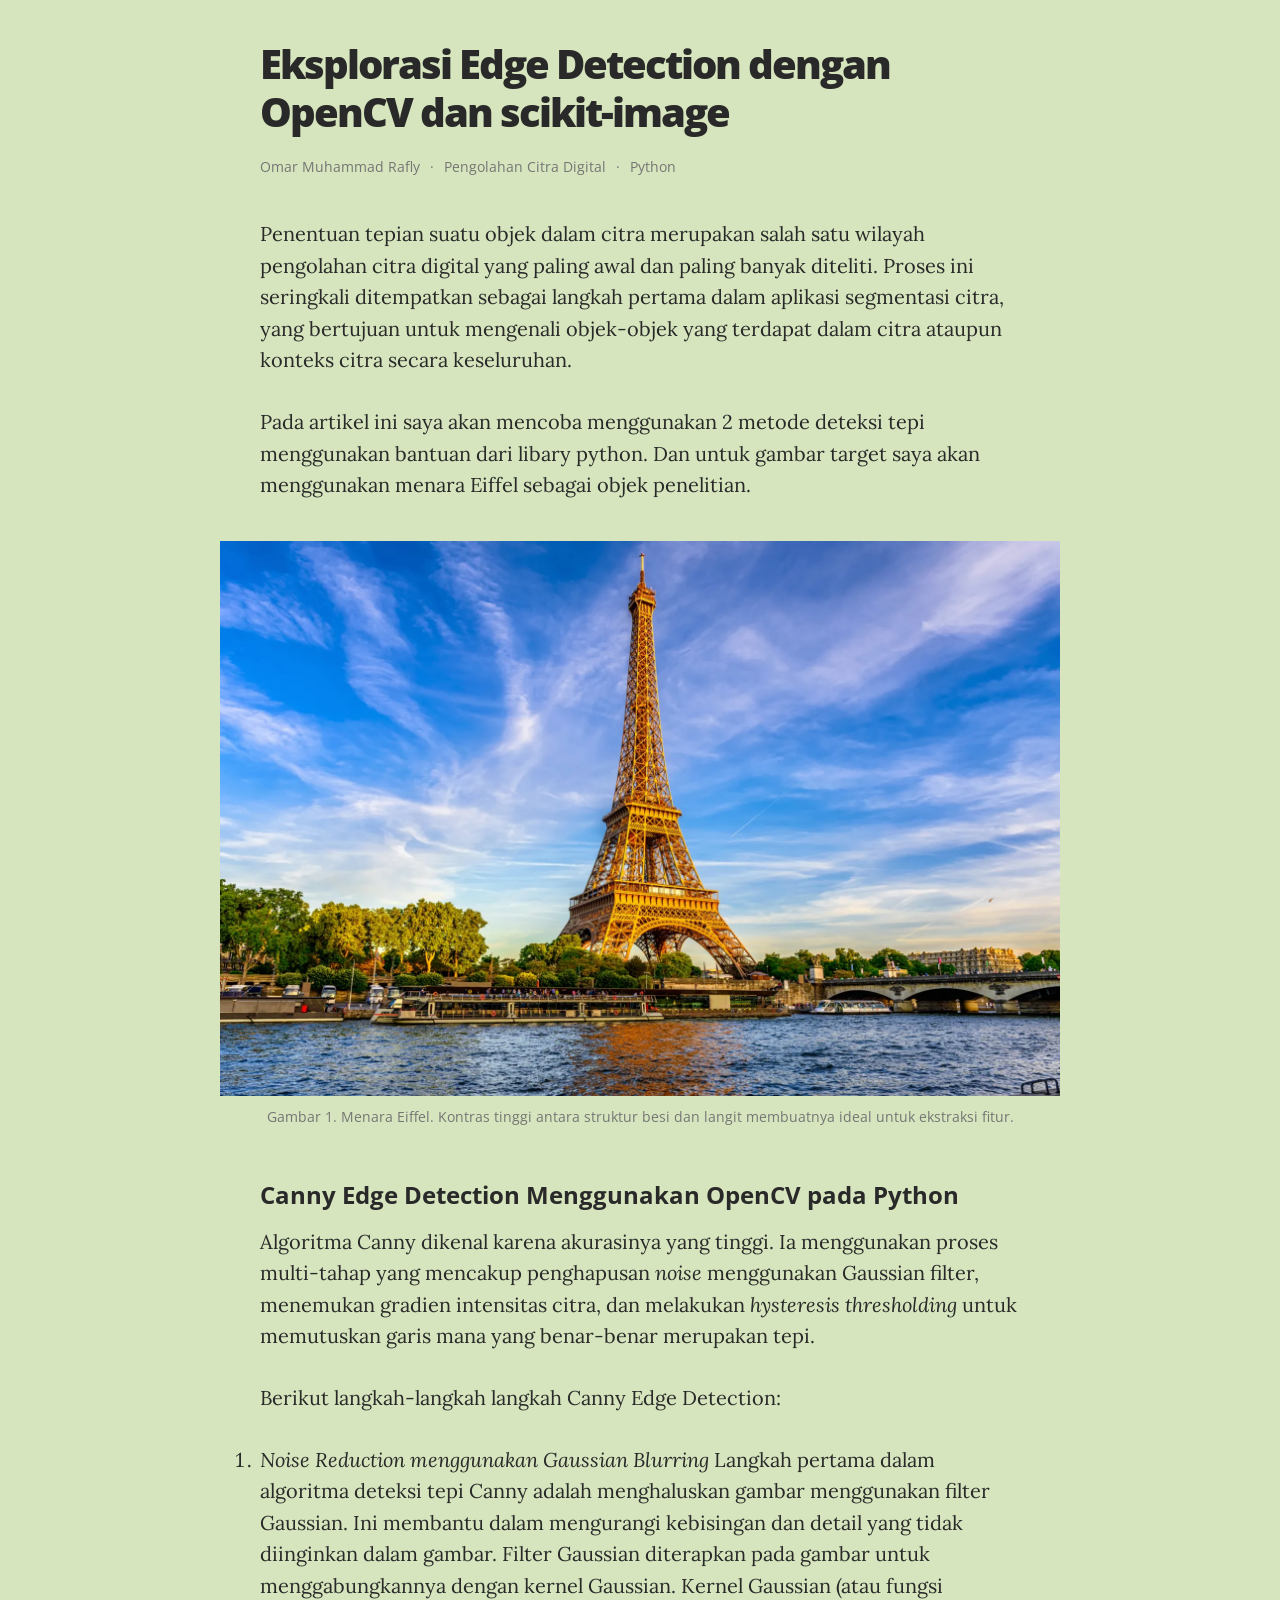
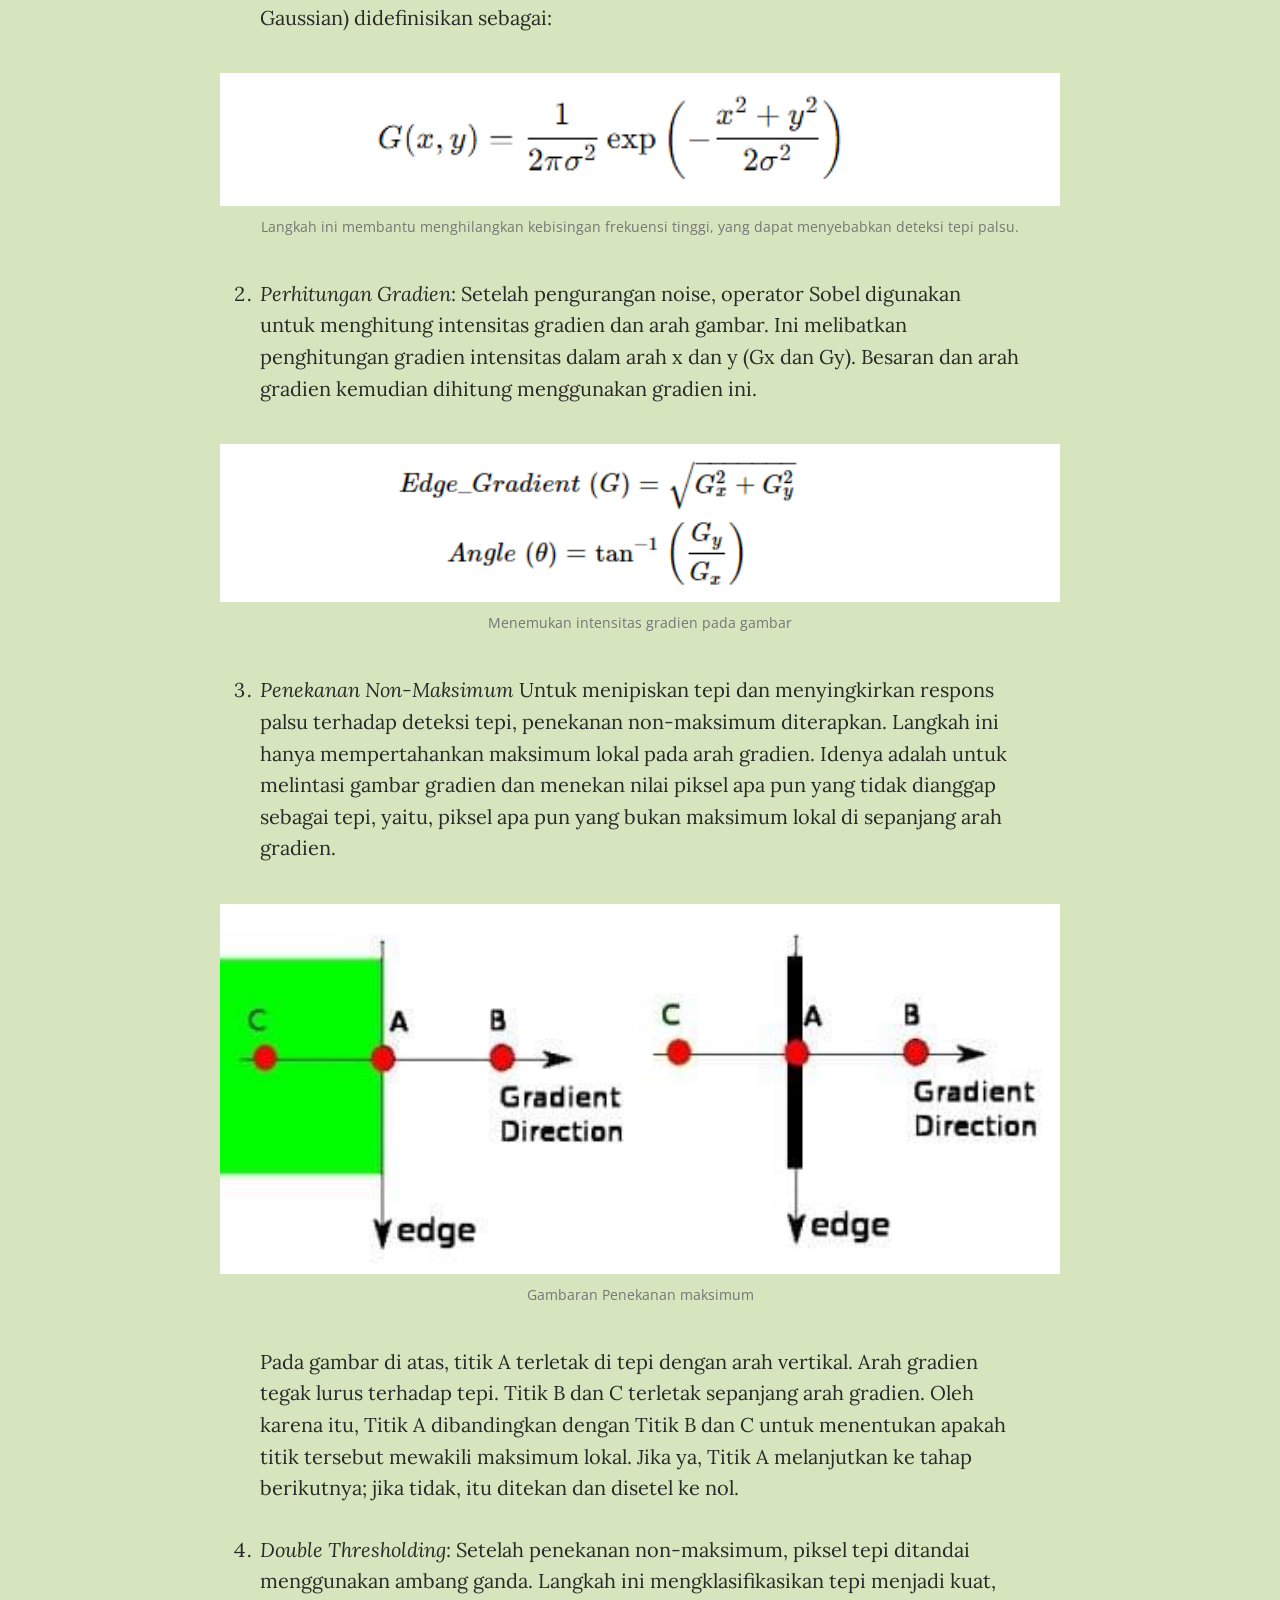
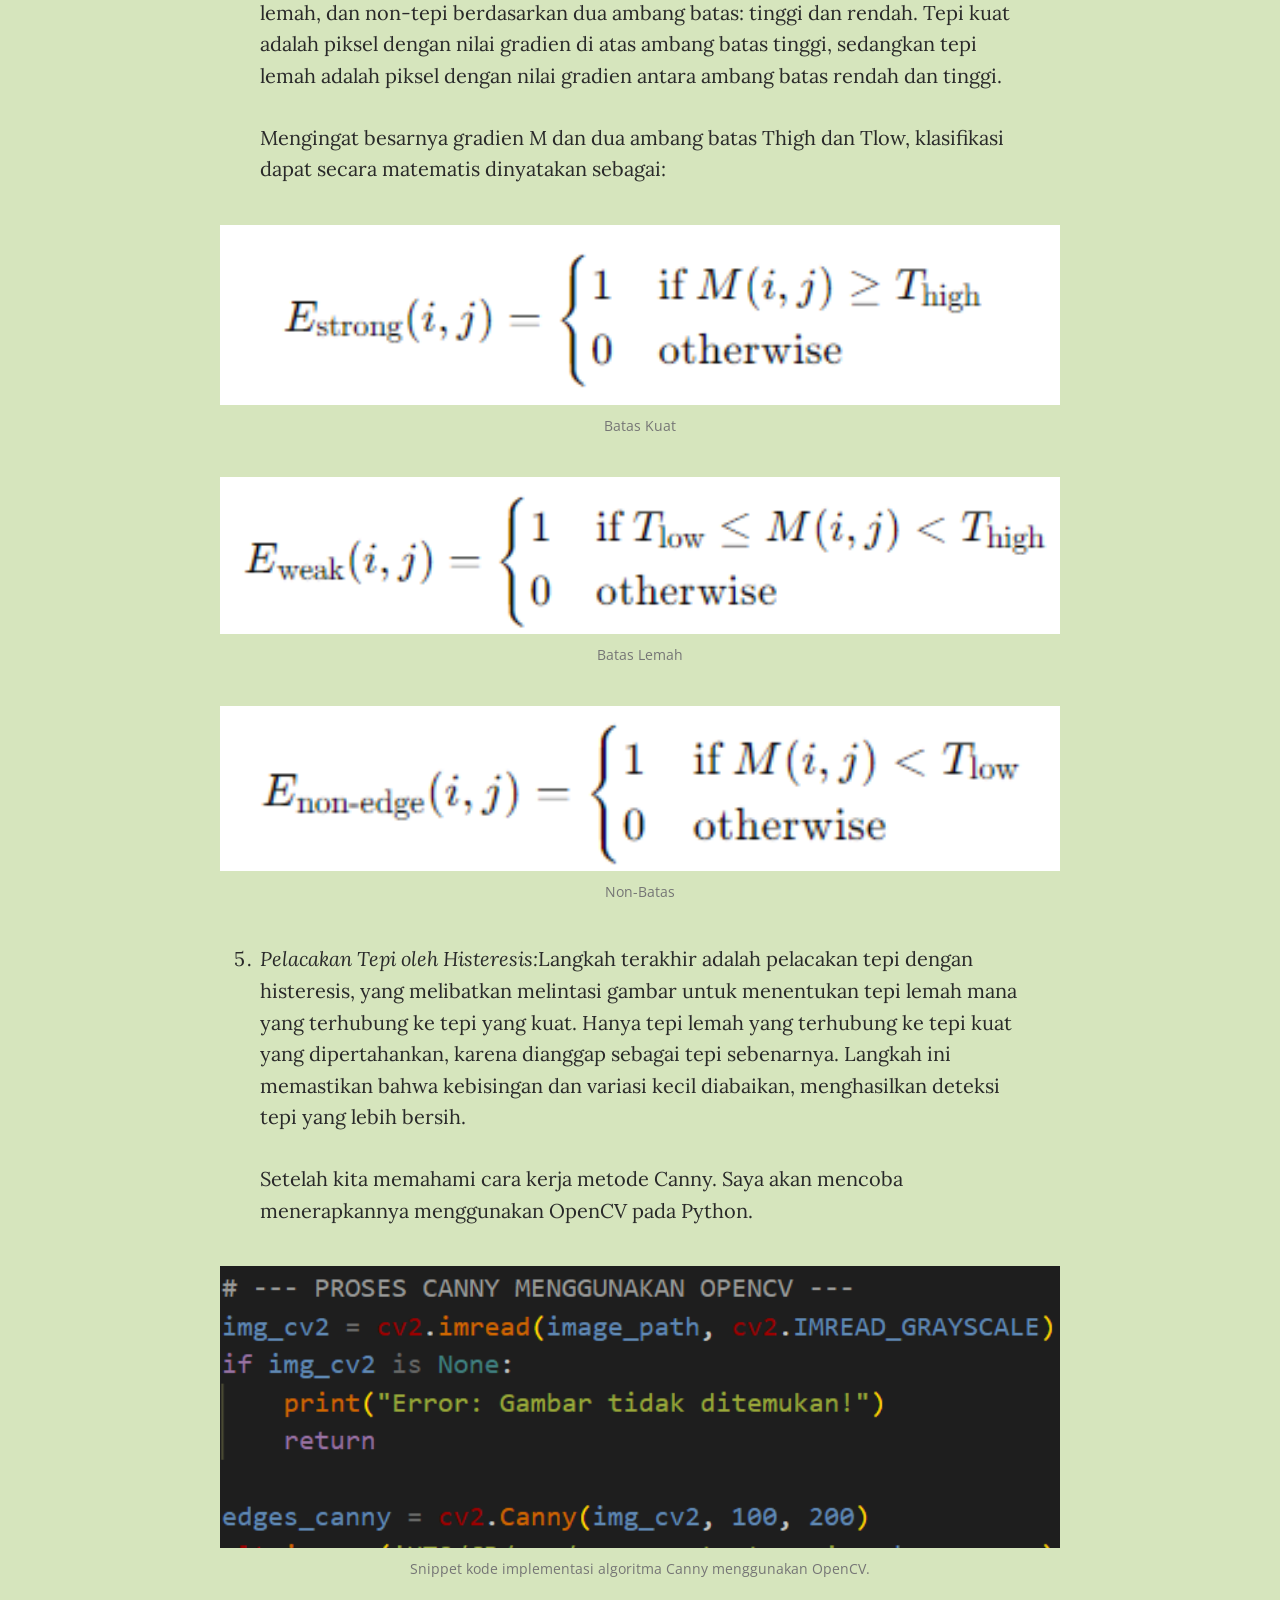
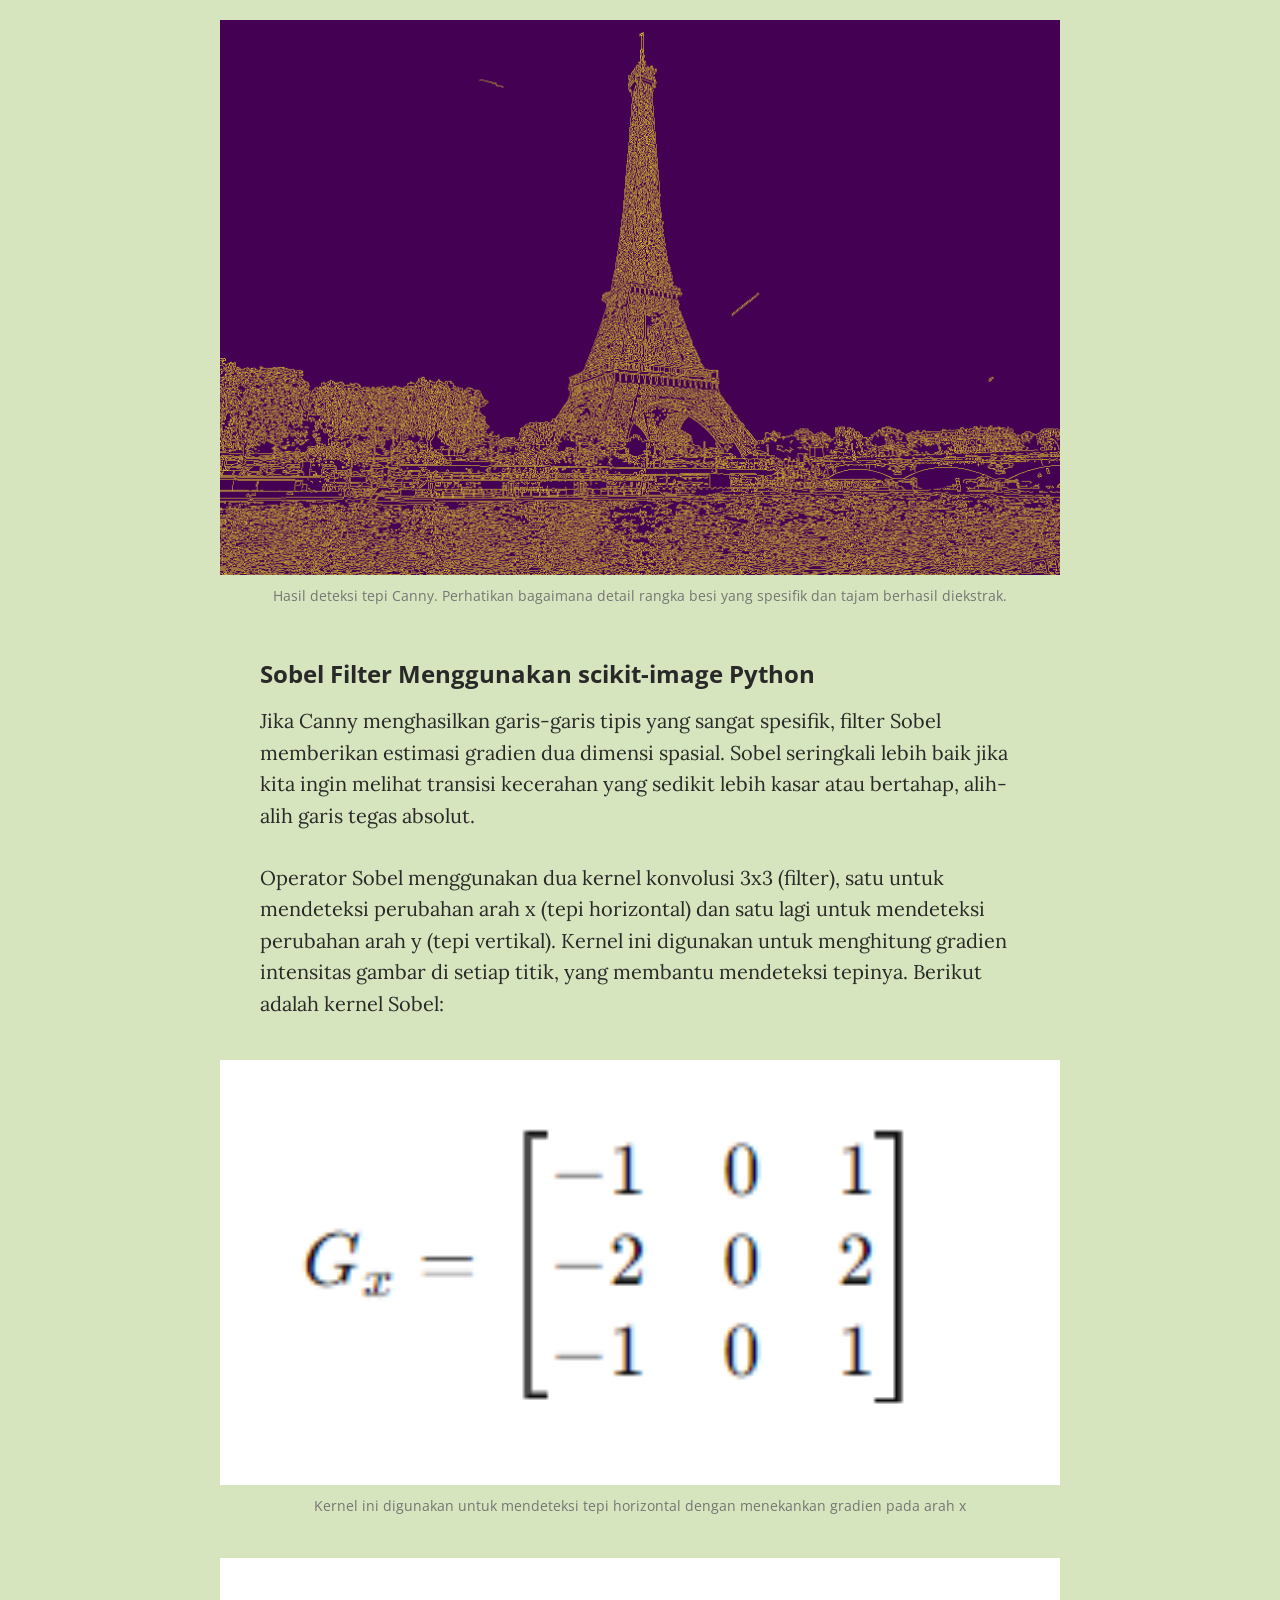
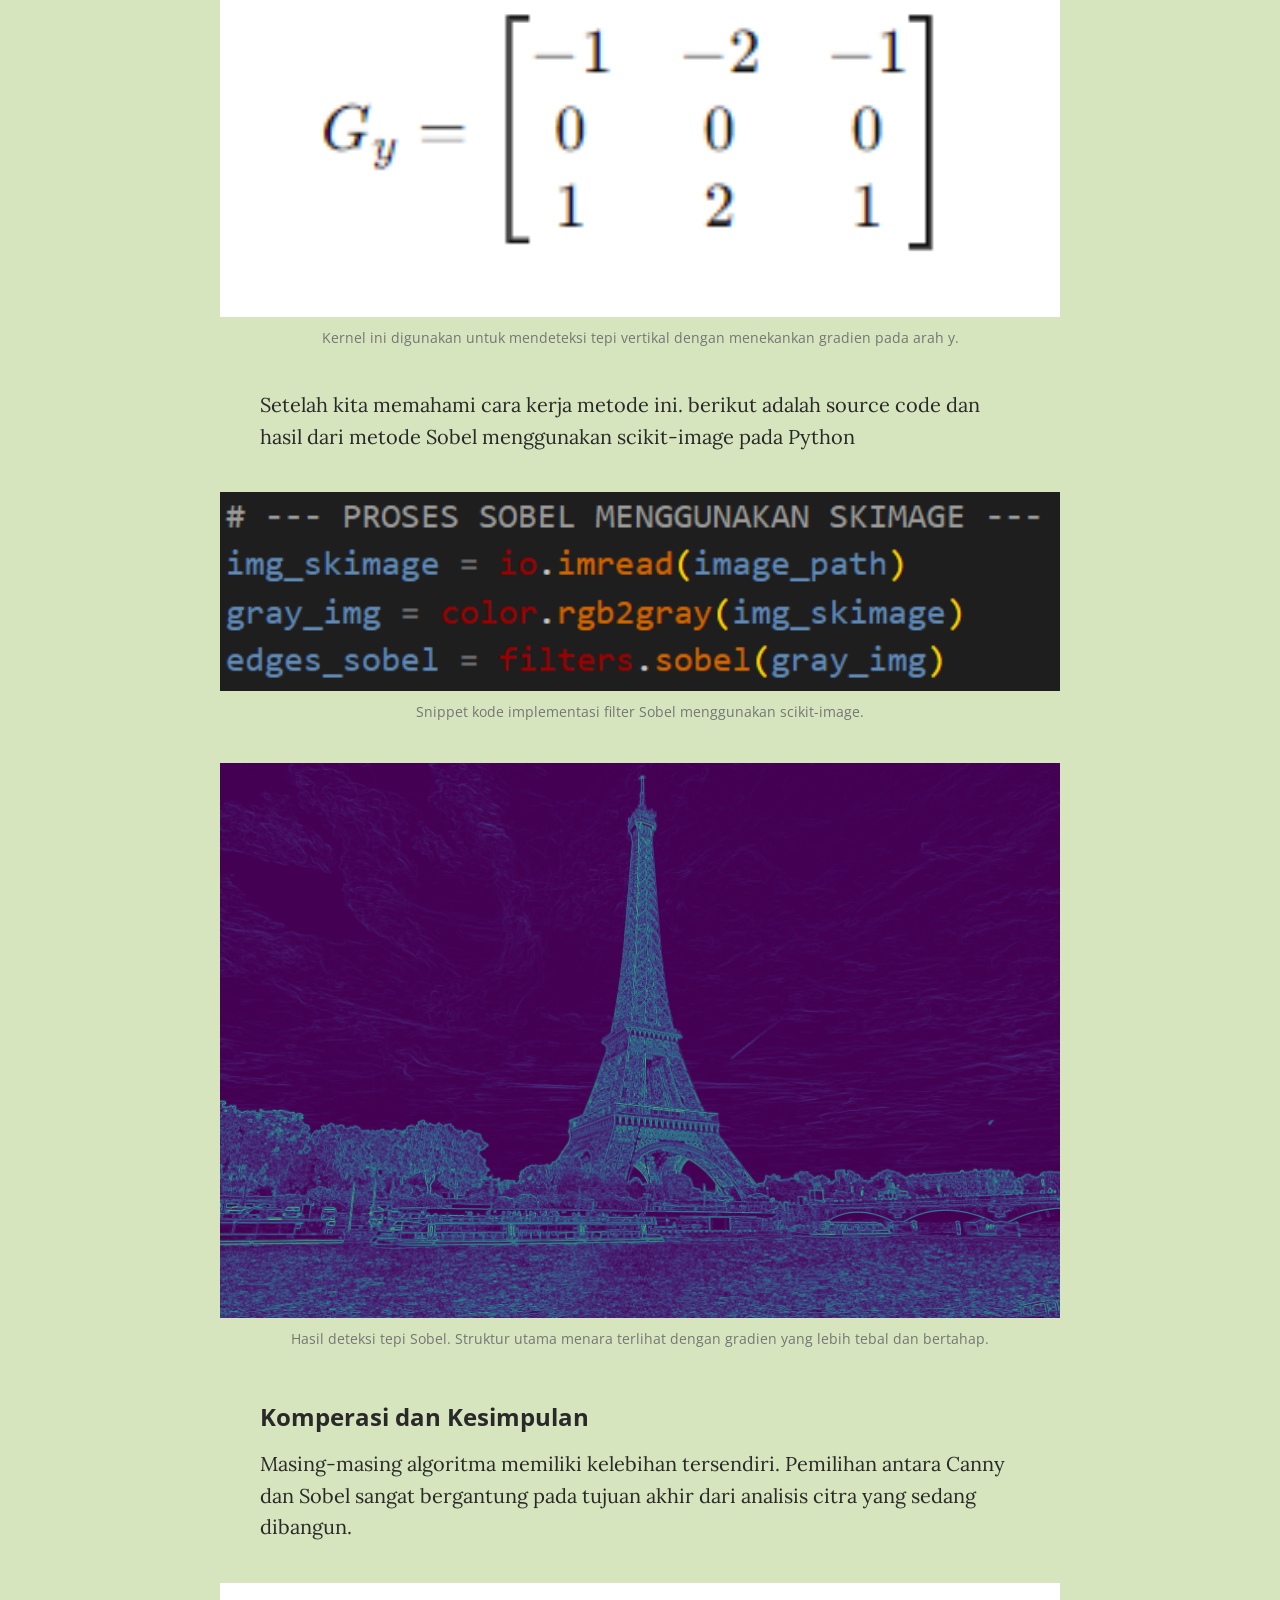
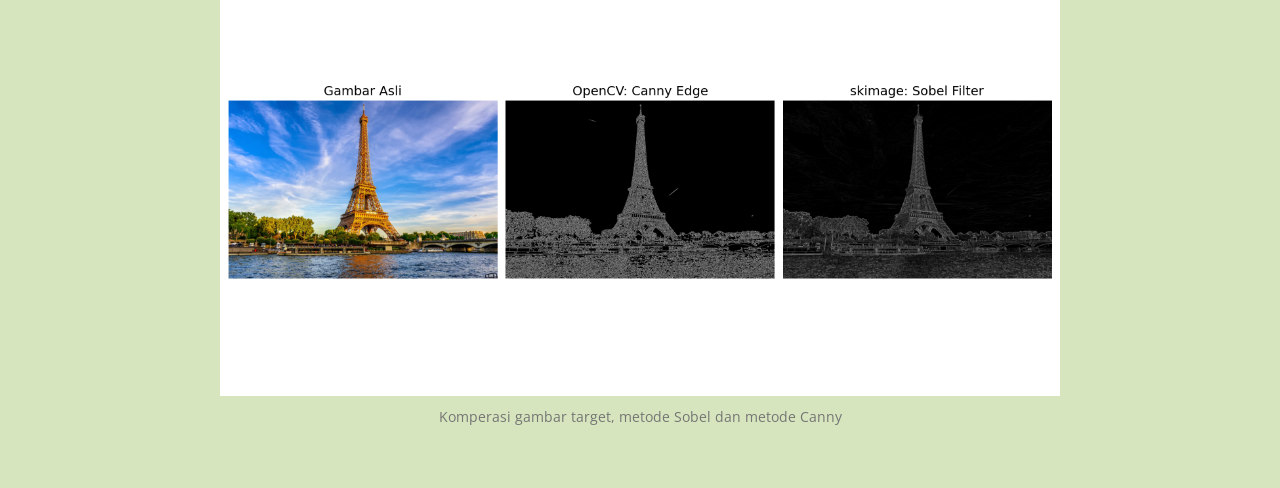
<file: index.html>
<!DOCTYPE html>
<html lang="id">
<head>
    <meta charset="UTF-8">
    <meta name="viewport" content="width=device-width, initial-scale=1.0">
    <title>Eksplorasi Edge Detection dengan OpenCV dan scikit-image</title>
    <link rel="stylesheet" href="style.css">
</head>
<body>

    <article class="article-container">
        <h1>Eksplorasi Edge Detection dengan OpenCV dan scikit-image</h1>
        
        <div class="article-meta">
            <span>Omar Muhammad Rafly</span>
            <span>·</span>
            <span>Pengolahan Citra Digital</span>
            <span>·</span>
            <span>Python</span>
        </div>

        <p>Penentuan tepian suatu objek dalam citra merupakan salah satu wilayah pengolahan citra digital yang paling awal dan paling banyak diteliti. Proses ini seringkali ditempatkan sebagai langkah pertama dalam aplikasi segmentasi citra, yang bertujuan untuk mengenali objek-objek yang terdapat dalam citra ataupun konteks citra secara keseluruhan.</p>
        <p>Pada artikel ini saya akan mencoba menggunakan 2 metode deteksi tepi menggunakan bantuan dari libary python. Dan untuk gambar target saya akan menggunakan menara Eiffel sebagai objek penelitian.</p>

        <figure>
            <img src="src/eiffel.webp" alt="Menara Eiffel di bawah langit biru" width="480px" height="480px">
            <figcaption>Gambar 1. Menara Eiffel. Kontras tinggi antara struktur besi dan langit membuatnya ideal untuk ekstraksi fitur.</figcaption>
        </figure>


        <h2>Canny Edge Detection Menggunakan OpenCV pada Python</h2>
        <p>Algoritma Canny dikenal karena akurasinya yang tinggi. Ia menggunakan proses multi-tahap yang mencakup penghapusan <em>noise</em> menggunakan Gaussian filter, menemukan gradien intensitas citra, dan melakukan <em>hysteresis thresholding</em> untuk memutuskan garis mana yang benar-benar merupakan tepi.</p>
        
        <p>Berikut langkah-langkah langkah Canny Edge Detection:</p>
        <ol type="1">
            <li><p><em>Noise Reduction menggunakan Gaussian Blurring</em> Langkah pertama dalam algoritma deteksi tepi Canny adalah menghaluskan gambar menggunakan filter Gaussian. Ini membantu dalam mengurangi kebisingan dan detail yang tidak diinginkan dalam gambar. Filter Gaussian diterapkan pada gambar untuk menggabungkannya dengan kernel Gaussian. Kernel Gaussian (atau fungsi Gaussian) didefinisikan sebagai:</p>
            <figure>
                <img src="src/Canny-1.png" alt="fungsi Noise Reduction Gaussian">
                <figcaption>Langkah ini membantu menghilangkan kebisingan frekuensi tinggi, yang dapat menyebabkan deteksi tepi palsu.</figcaption>
            </figure></li>
            <li><p><em>Perhitungan Gradien</em>: Setelah pengurangan noise, operator Sobel digunakan untuk menghitung intensitas gradien dan arah gambar. Ini melibatkan penghitungan gradien intensitas dalam arah x dan y (Gx dan Gy).  Besaran dan arah gradien kemudian dihitung menggunakan gradien ini.</p>
            <figure>
                <img src="src/Canny-2.png" alt="Fungsi Perhitungan Gradien">
                <figcaption>Menemukan intensitas gradien pada gambar</figcaption>
            </figure></li>
            <li><p><em>Penekanan Non-Maksimum</em> Untuk menipiskan tepi dan menyingkirkan respons palsu terhadap deteksi tepi, penekanan non-maksimum diterapkan. Langkah ini hanya mempertahankan maksimum lokal pada arah gradien. Idenya adalah untuk melintasi gambar gradien dan menekan nilai piksel apa pun yang tidak dianggap sebagai tepi, yaitu, piksel apa pun yang bukan maksimum lokal di sepanjang arah gradien.</p>
            <figure>
                <img src="src/Canny-3.jpg" alt="Fungsi Penekanan Non-Maksimum">
                <figcaption>Gambaran Penekanan maksimum</figcaption>
            </figure>
            <p>Pada gambar di atas, titik A terletak di tepi dengan arah vertikal. Arah gradien tegak lurus terhadap tepi. Titik B dan C terletak sepanjang arah gradien. Oleh karena itu, Titik A dibandingkan dengan Titik B dan C untuk menentukan apakah titik tersebut mewakili maksimum lokal. Jika ya, Titik A melanjutkan ke tahap berikutnya; jika tidak, itu ditekan dan disetel ke nol.</p></li>
            <li><p><em>Double Thresholding</em>: Setelah penekanan non-maksimum, piksel tepi ditandai menggunakan ambang ganda. Langkah ini mengklasifikasikan tepi menjadi kuat, lemah, dan non-tepi berdasarkan dua ambang batas: tinggi dan rendah. Tepi kuat adalah piksel dengan nilai gradien di atas ambang batas tinggi, sedangkan tepi lemah adalah piksel dengan nilai gradien antara ambang batas rendah dan tinggi.</p>
            <p>Mengingat besarnya gradien M dan dua ambang batas Thigh dan Tlow, klasifikasi dapat secara matematis dinyatakan sebagai:</p>
        <figure>
            <img src="src/Canny-strong.png" alt="Fungsi Tepi Kuat">
            <figcaption>Batas Kuat</figcaption>
        </figure>
        <figure>
            <img src="src/Canny-weak.png" alt="Fungsi Batas Lemah">
            <figcaption>Batas Lemah</figcaption>
        </figure>
        <figure>
            <img src="src/Canny Non.png" alt="Fungsi Non-Batas">
            <figcaption>Non-Batas</figcaption>
        </figure></li>
        <li><p><em>Pelacakan Tepi oleh Histeresis:</em>Langkah terakhir adalah pelacakan tepi dengan histeresis, yang melibatkan melintasi gambar untuk menentukan tepi lemah mana yang terhubung ke tepi yang kuat. Hanya tepi lemah yang terhubung ke tepi kuat yang dipertahankan, karena dianggap sebagai tepi sebenarnya. Langkah ini memastikan bahwa kebisingan dan variasi kecil diabaikan, menghasilkan deteksi tepi yang lebih bersih.</p></li>
        </ol>

        <p>Setelah kita memahami cara kerja metode Canny. Saya akan mencoba menerapkannya menggunakan OpenCV pada Python.</p>
        <figure>
            <img src="src/Code-canny.PNG" alt="Screenshot Source Code Canny OpenCV">
            <figcaption>Snippet kode implementasi algoritma Canny menggunakan OpenCV.</figcaption>
        </figure>

        <figure>
            <img src="src/canny-output.png" alt="Hasil Output Canny Edge Detection">
            <figcaption>Hasil deteksi tepi Canny. Perhatikan bagaimana detail rangka besi yang spesifik dan tajam berhasil diekstrak.</figcaption>
        </figure>

        <h2>Sobel Filter Menggunakan scikit-image Python</h2>
        <p>Jika Canny menghasilkan garis-garis tipis yang sangat spesifik, filter Sobel memberikan estimasi gradien dua dimensi spasial. Sobel seringkali lebih baik jika kita ingin melihat transisi kecerahan yang sedikit lebih kasar atau bertahap, alih-alih garis tegas absolut.</p>

        <p>Operator Sobel menggunakan dua kernel konvolusi 3x3 (filter), satu untuk mendeteksi perubahan arah x (tepi horizontal) dan satu lagi untuk mendeteksi perubahan arah y (tepi vertikal). Kernel ini digunakan untuk menghitung gradien intensitas gambar di setiap titik, yang membantu mendeteksi tepinya. Berikut adalah kernel Sobel:</p>

        <figure>
            <img src="src/Kernel-H.png" alt="Gambaran Kernel Horizontal Sobel." width="300px" height="300px">
            <figcaption>Kernel ini digunakan untuk mendeteksi tepi horizontal dengan menekankan gradien pada arah x</figcaption>
        </figure>

        <figure>
            <img src="src/Kernel-V.png" alt="Gambaran Kernel Vertikal Sobel." width="300px" height="300px">
            <figcaption>Kernel ini digunakan untuk mendeteksi tepi vertikal dengan menekankan gradien pada arah y.</figcaption>
        </figure>

        <p>Setelah kita memahami cara kerja metode ini. berikut adalah source code dan hasil dari metode Sobel menggunakan scikit-image pada Python</p>

        <figure>
            <img src="src/code-sobel.PNG" alt="Screenshot Source Code Sobel skimage">
            <figcaption>Snippet kode implementasi filter Sobel menggunakan scikit-image.</figcaption>
        </figure>

        <figure>
            <img src="src/sobel-output.png" alt="Hasil Output Sobel Filter">
            <figcaption>Hasil deteksi tepi Sobel. Struktur utama menara terlihat dengan gradien yang lebih tebal dan bertahap.</figcaption>
        </figure>

        <h2>Komperasi dan Kesimpulan</h2>
        <p>Masing-masing algoritma memiliki kelebihan tersendiri. Pemilihan antara Canny dan Sobel sangat bergantung pada tujuan akhir dari analisis citra yang sedang dibangun.</p>
        <figure>
            <img src="src/komperasi.png" alt="Komperasi gambar">
            <figcaption>Komperasi gambar target, metode Sobel dan metode Canny</figcaption>
        </figure>
    </article>

</body>
</html>
</file>
<file: style.css>
/* Import font dari Google Fonts mirip Medium */
@import url('https://fonts.googleapis.com/css2?family=Lora:ital,wght@0,400;0,600;1,400&family=Open+Sans:wght@400;700;800&display=swap');

:root {
    --text-main: rgba(41, 41, 41, 1);
    --text-muted: rgba(117, 117, 117, 1);
    --bg-main: #d6e5bd;
    --bg-sec: #d6e5bd;
    --code-bg: #f9f9f9;
    --font-sans: 'Open Sans', sans-serif;
    --font-serif: 'Lora', serif;
    --font-mono: ui-monospace, Menlo, Monaco, "Cascadia Mono", "Segoe UI Mono", "Roboto Mono", "Oxygen Mono", "Ubuntu Monospace", "Source Code Pro", "Fira Mono", "Droid Sans Mono", "Courier New", monospace;
}

* {
    margin: 0;
    padding: 0;
    box-sizing: border-box;
}

body {
    background-color: var(--bg-main);
    color: var(--text-main);
    font-family: var(--font-serif);
    font-size: 20px;
    line-height: 1.58;
    text-rendering: optimizeLegibility;
    -webkit-font-smoothing: antialiased;
}

/* Membatasi lebar konten untuk kenyamanan membaca */
.article-container {
    max-width: 800px;
    margin: 0 auto;
    padding: 40px 20px 20px 20px;
    background-color: var(--bg-sec);

}

/* Typography Khusus Judul */
h1, h2, h3 {
    font-family: var(--font-sans);
    color: var(--text-main);
    margin-top: 2em;
    margin-bottom: 0.5em;
}

h1 {
    font-size: 40px;
    font-weight: 800;
    line-height: 1.2;
    margin-top: 0;
    letter-spacing: -0.05em;
}

h2 {
    font-size: 24px;
    font-weight: 700;
}

p {
    margin-bottom: 30px;
}

/* Styling Meta Info Artikel */
.article-meta {
    font-family: var(--font-sans);
    font-size: 14px;
    color: var(--text-muted);
    margin-bottom: 40px;
    display: flex;
    align-items: center;
    gap: 10px;
}

/* Styling Gambar agar menonjol */
figure {
    margin: 40px -40px; /* Sedikit lebih lebar dari teks utama jika di layar PC */
}

@media (max-width: 768px) {
    figure { margin: 40px 0; }
}

figure img {
    width: 100%;
    height: auto;
    display: block;
}

figcaption {
    text-align: center;
    font-family: var(--font-sans);
    font-size: 14px;
    color: var(--text-muted);
    margin-top: 10px;
}

/* Styling Blok Kode ala Gist/Medium */
pre {
    background-color: var(--code-bg);
    padding: 20px;
    border-radius: 4px;
    overflow-x: auto;
    margin: 30px 0;
    font-family: var(--font-mono);
    font-size: 14px;
    line-height: 1.4;
    border: 1px solid #eee;
}

code {
    font-family: var(--font-mono);
}

.keyword { color: #d73a49; font-weight: bold; }
.string { color: #032f62; }
.comment { color: #6a737d; font-style: italic; }
.function { color: #6f42c1; }
</file>
